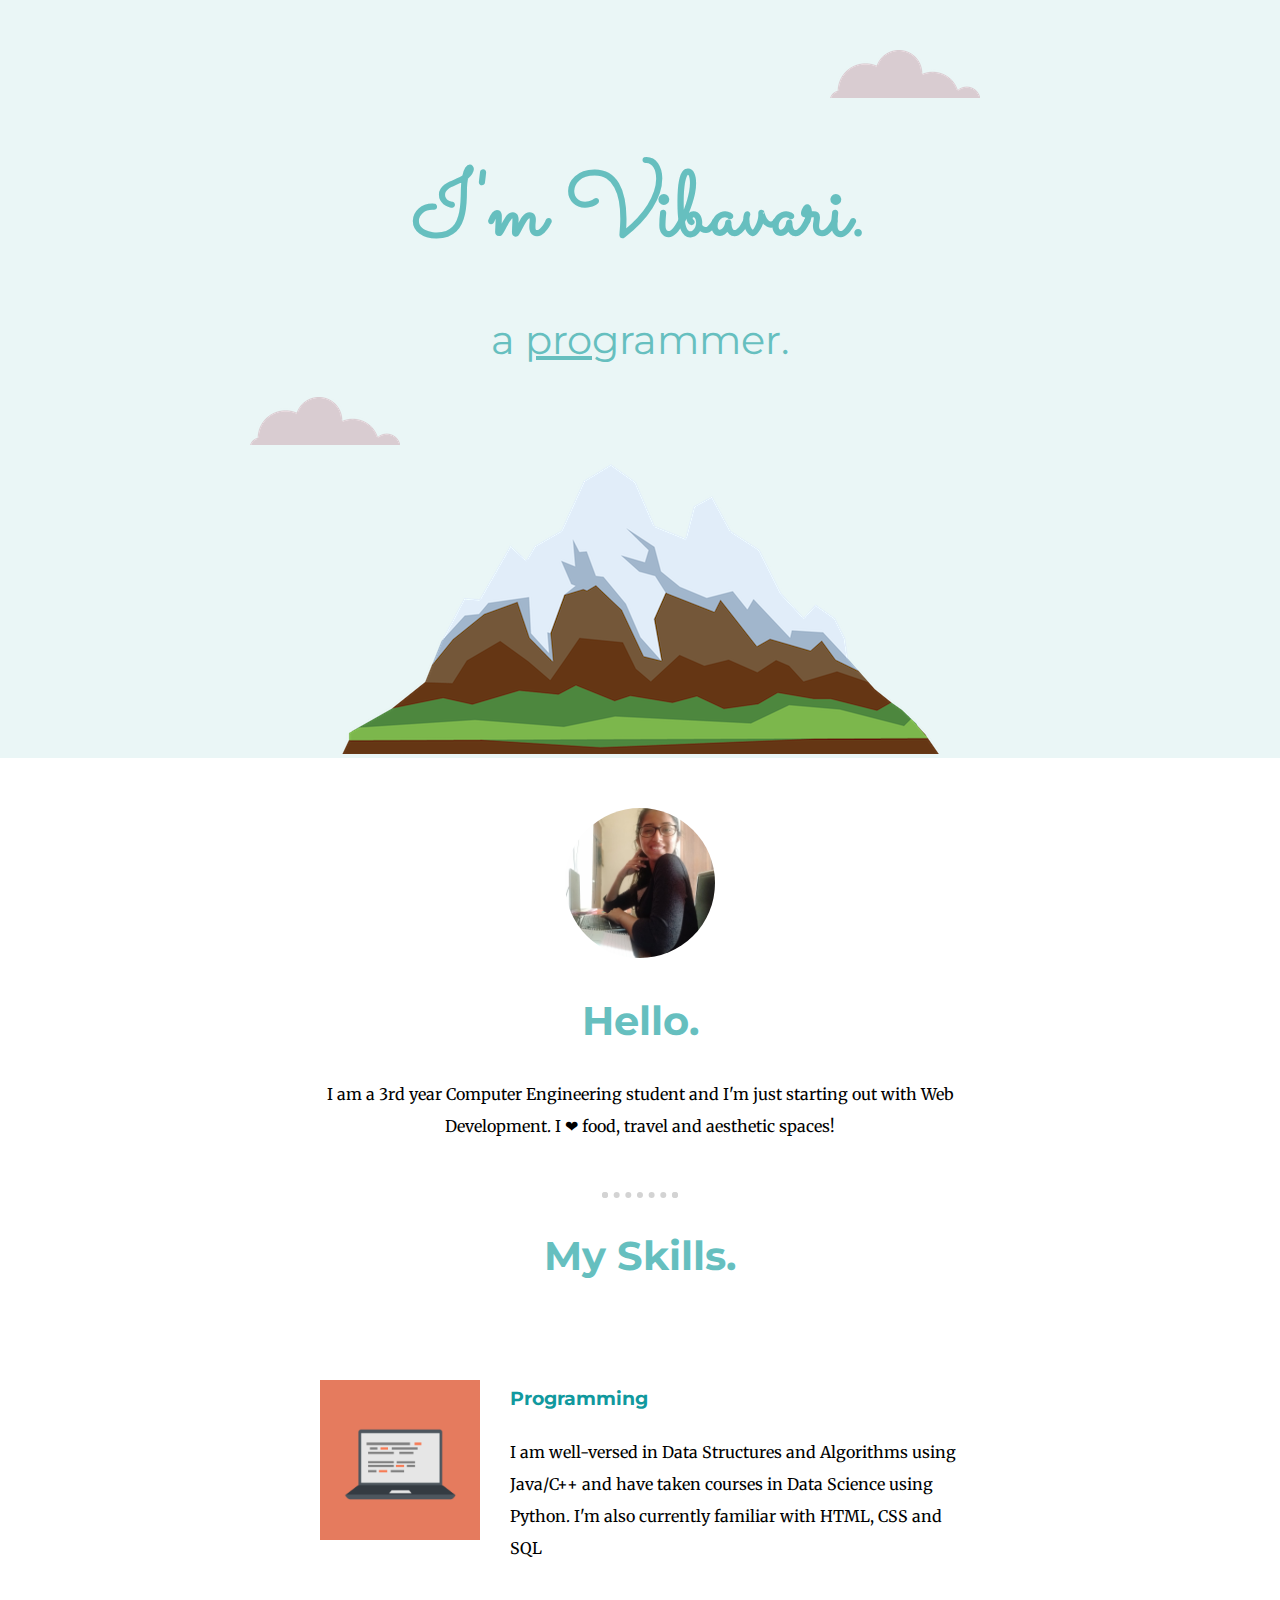
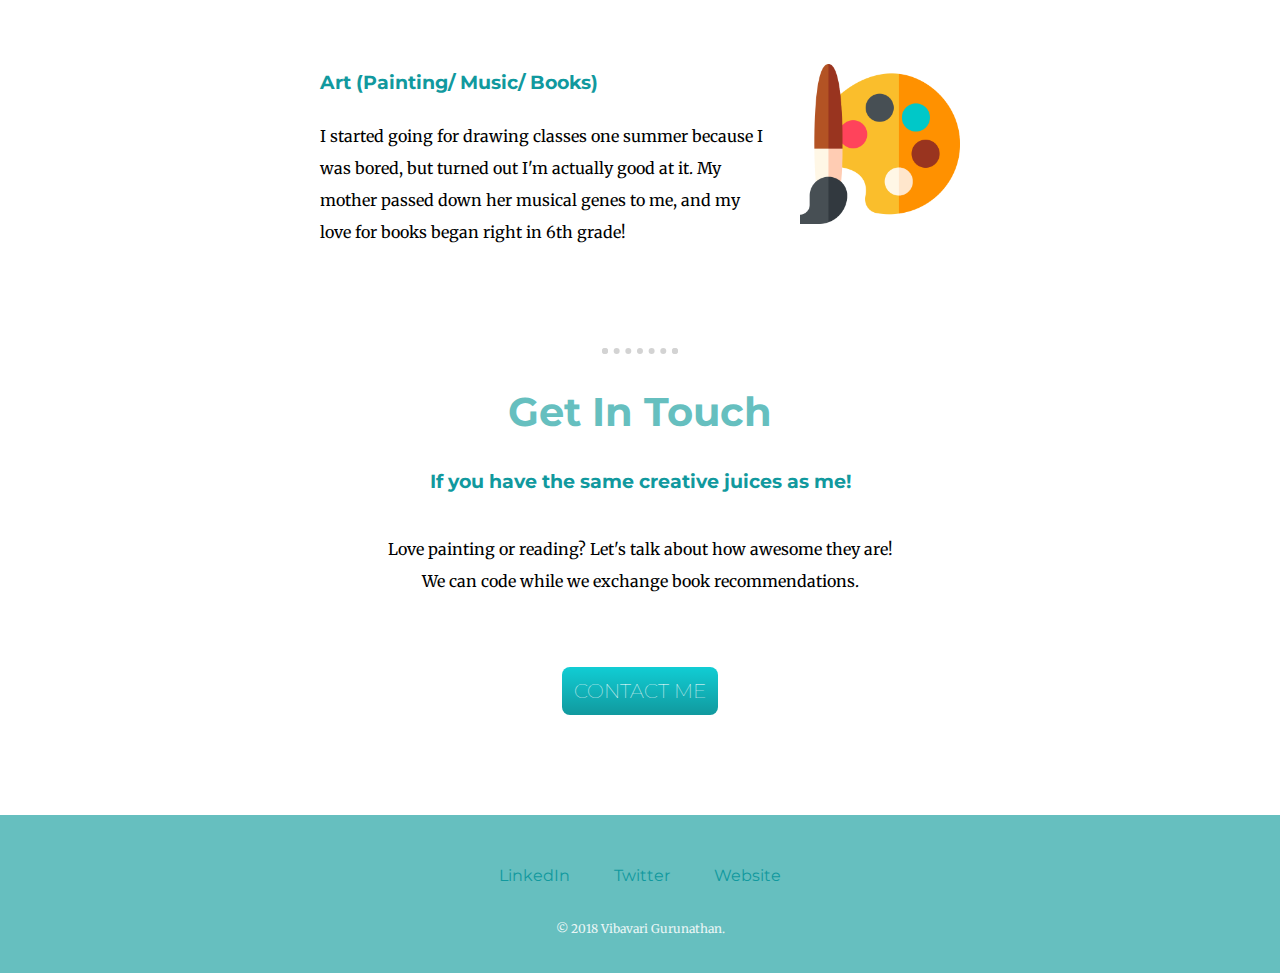
<file: index.html>
<!DOCTYPE html>
<html lang="en">
    <head>
        <meta charset="UTF-8">
        <title>Vibavari Gurunathan</title>
        <link rel="stylesheet" href="css/style.css">
        <link rel="icon" href="favicon.ico">
        <link rel="preconnect" href="https://fonts.gstatic.com">
        <link href="https://fonts.googleapis.com/css2?family=Merriweather&family=Montserrat&family=Sacramento&display=swap" rel="stylesheet">
    </head>
    <body> 
        <div class="top_container">
            <img class="top-cloud" src="images/cloud.png" alt="cloud-img">
            <h1>I'm Vibavari.</h1>  
            <h2 class="subtitle">a <span>pro</span>grammer.</h2>
            <img class="bottom-cloud" src="images/cloud.png" alt="cloud-img">
            <img src="images/mountain.png" alt="mountain-img">
        </div> 
        <div class="middle-container">
            <div class="profile">
              <img class="profile-pic" src="images/profile.jpg" style="width: 150px; height: 150px;" alt="profile-picture">
              <h2>Hello.</h2>
              <p class="intro">I am a 3rd year Computer Engineering student and I'm just starting out with Web Development. I ❤ food, travel and aesthetic spaces!</p>
            </div>
            <hr>
            <div class="skills">
              <h2>My Skills.</h2>
              <div class="skill-row">
                <img class="skill-icon computer" src="images/computer.png" alt="computer-img">
                <h3>Programming</h3>
                <p>I am well-versed in Data Structures and Algorithms using Java/C++ and have taken courses in Data Science using Python. I'm also currently familiar with HTML, CSS and SQL</p>
              </div>
              <div class="skill-row">
                <img class="skill-icon paint" src="images/paint-palette.png" alt="paint-palette">
                <h3>Art (Painting/ Music/ Books)</h3>
                <p>I started going for drawing classes one summer because I was bored, but turned out I'm actually good at it. My mother passed down her musical genes to me, and my love for books began right in 6th grade!</p>
              </div>
            </div>
            <hr>
            <div class="contact-me">
              <h2>Get In Touch</h2>
              <h3>If you have the same creative juices as me!</h3>
              <p class="contact-message">Love painting or reading? Let's talk about how awesome they are! We can code while we exchange book recommendations.</p>
              <a class="btn" href="mailto:vibavari2301@gmail.com">CONTACT ME</a>
            </div>
          </div>
          
          
          <div class="bottom-container">
            <a class="footer-link" href="https://www.linkedin.com/in/vibavari-gurunathan-12914b170/">LinkedIn</a>
            <a class="footer-link" href="https://twitter.com/">Twitter</a>
            <a class="footer-link" href="https://www.appbrewery.co/">Website</a>
            <p class="copyright">© 2018 Vibavari Gurunathan.</p>
          </div>
          
    </body>
</html>
</file>
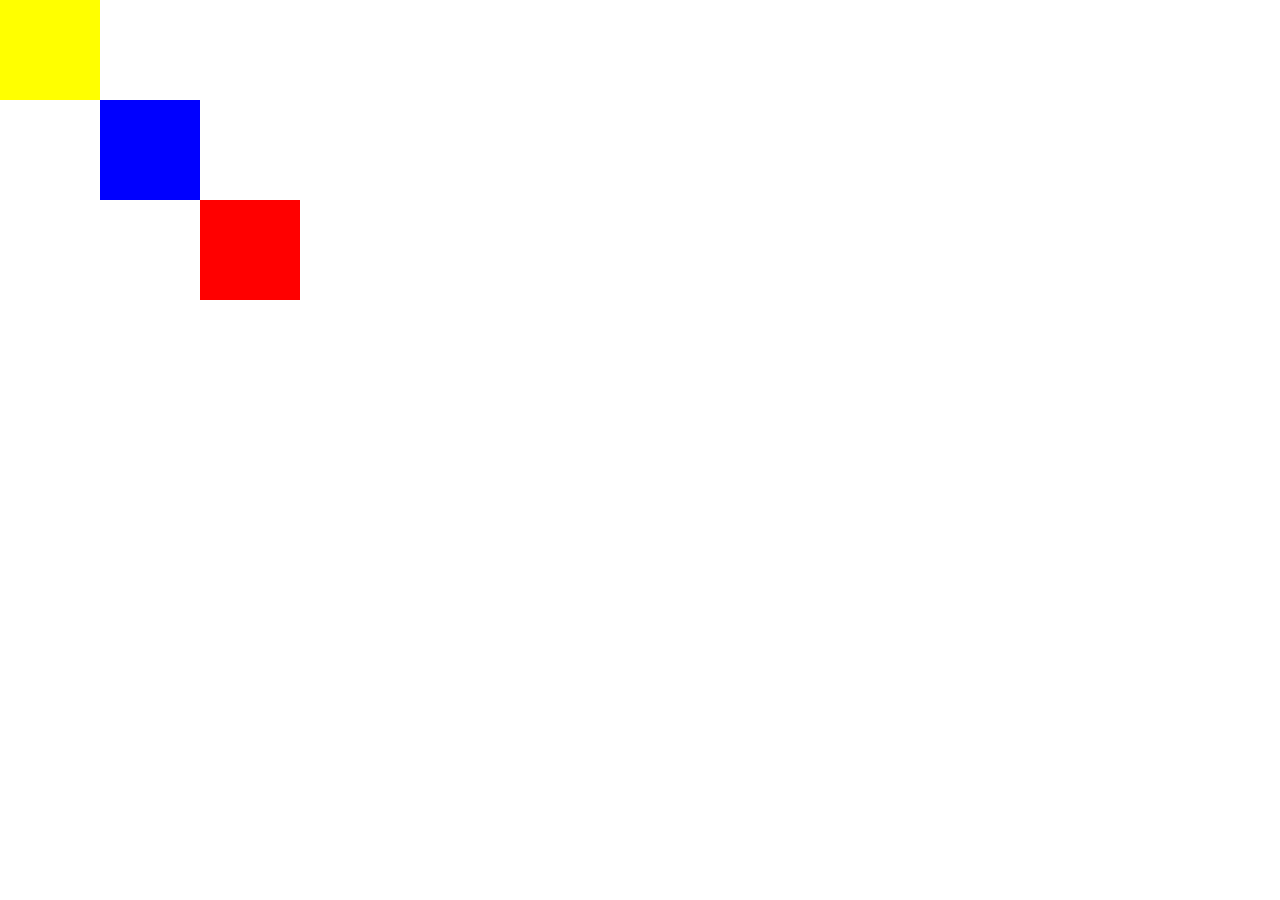
<file: test.html>
<!DOCTYPE html>
<html lang="en">
    <head>
        <meta charset="UTF-8">
        <title>Document</title>
        <link rel="stylesheet" href="css/test-style.css">
    </head>
    <body>
        <div class="red"></div>
        <div class="blue"></div>
        <div class="yellow"></div>
    </body>
</html>
</file>
<file: css/style.css>
a{
    color: #11999E;
    font-family: 'Montserrat', sans-serif;
    margin:10px 20px;
    text-decoration: none;
}
a:hover{
    color: #eaf6f6;
}
body{
    margin:0px;
    text-align: center;
    font-family: 'Merriweather', serif;
}
h1{
    margin: 50px auto 0 auto;
    font-family: 'Sacramento', cursive;
    font-size: 5.625rem;
    color:#66BFBF;
}
h2{
    font-family: 'Montserrat', sans-serif;
    font-size:2.5rem;
    color: #66BFBF;
}
h3{
    font-family: 'Montserrat', sans-serif;
    color: #11999E;
}
hr{
    width:5%;
    border: dotted lightgray 6px;
    border-bottom: none;
    

}
p{
    line-height: 2;
}
span{
    text-decoration: underline;
}


.blue{
    background-color: blue;
}
.bottom-cloud{
    position: absolute;
    left:250px;
}
.bottom-container{
    background-color: #66bfbf;
    padding:50px 0 20px;
}
.computer{
    float:left;
    margin-right: 30px;
}
.contact-message{
    width:40%;
    margin:40px auto 60px;
}
.copyright{
    color: #eaf6f6;
    font-size: 0.75rem;
    padding-top:20px;
}
.intro{
    width:50%;
    margin:auto;
}
.paint{
    float:right;
    margin-left: 30px;
}
.profile{
    margin:50px 0px;
}
.profile-pic{
    border-radius:100%;
}
.red, .blue, .yellow{
    height:100px;
    width:100px;
}
.red{
    background-color: red;    
}
.skill-icon{
    width: 25%;
}
.skill-row{
    width:50%;
    margin:100px auto;
    text-align: left;
    line-height: 2;
}
.subtitle{
    font-weight: normal;
}
.top-cloud{
    position: absolute;
    right:300px;
    top:50px;
}
.top_container{
    background-color: #eaf6f6;
    padding-top: 100px;
    position: relative;
}
.yellow{
    background-color: yellow;
}

.btn {
    background: #11CDD4;
    background-image: -webkit-linear-gradient(top, #11CDD4, #11999E);
    background-image: -moz-linear-gradient(top, #11CDD4, #11999E);
    background-image: -ms-linear-gradient(top, #11CDD4, #11999E);
    background-image: -o-linear-gradient(top, #11CDD4, #11999E);
    background-image: -webkit-gradient(to bottom, #11CDD4, #11999E);
    -webkit-border-radius: 8px;
    -moz-border-radius: 8px;
    border-radius: 8px;
    color: #FFFFFF;
    font-family: 'Montserrat', sans-serif;
    font-size: 20px;
    font-weight: 100;
    padding: 12px;
    text-decoration: none;
    display: inline-block;
    cursor: pointer;
    text-align: center;
    margin-bottom: 100px;
 }
 
 .btn:hover {
    border: solid #11CDD4 0;
    background: #30E3CB;
    background-image: -webkit-linear-gradient(top, #30E3CB, #2BC4AD);
    background-image: -moz-linear-gradient(top, #30E3CB, #2BC4AD);
    background-image: -ms-linear-gradient(top, #30E3CB, #2BC4AD);
    background-image: -o-linear-gradient(top, #30E3CB, #2BC4AD);
    background-image: -webkit-gradient(to bottom, #30E3CB, #2BC4AD);
    -webkit-border-radius: 8px;
    -moz-border-radius: 8px;
    border-radius: 8px;
    text-decoration: none;
 }
</file>
<file: css/test-style.css>
body{
    margin:0;
}
.red, .blue, .yellow{
    height:100px;
    width:100px;
}
.red{
    background-color: red;  
    position: absolute;
    left:200px;
    top:200px;
}
.blue{
    background-color: blue;
    position: absolute;
    left:100px;
    top:100px;
}   
.yellow{
    background-color: yellow;  
    position: absolute;
}
</file>
